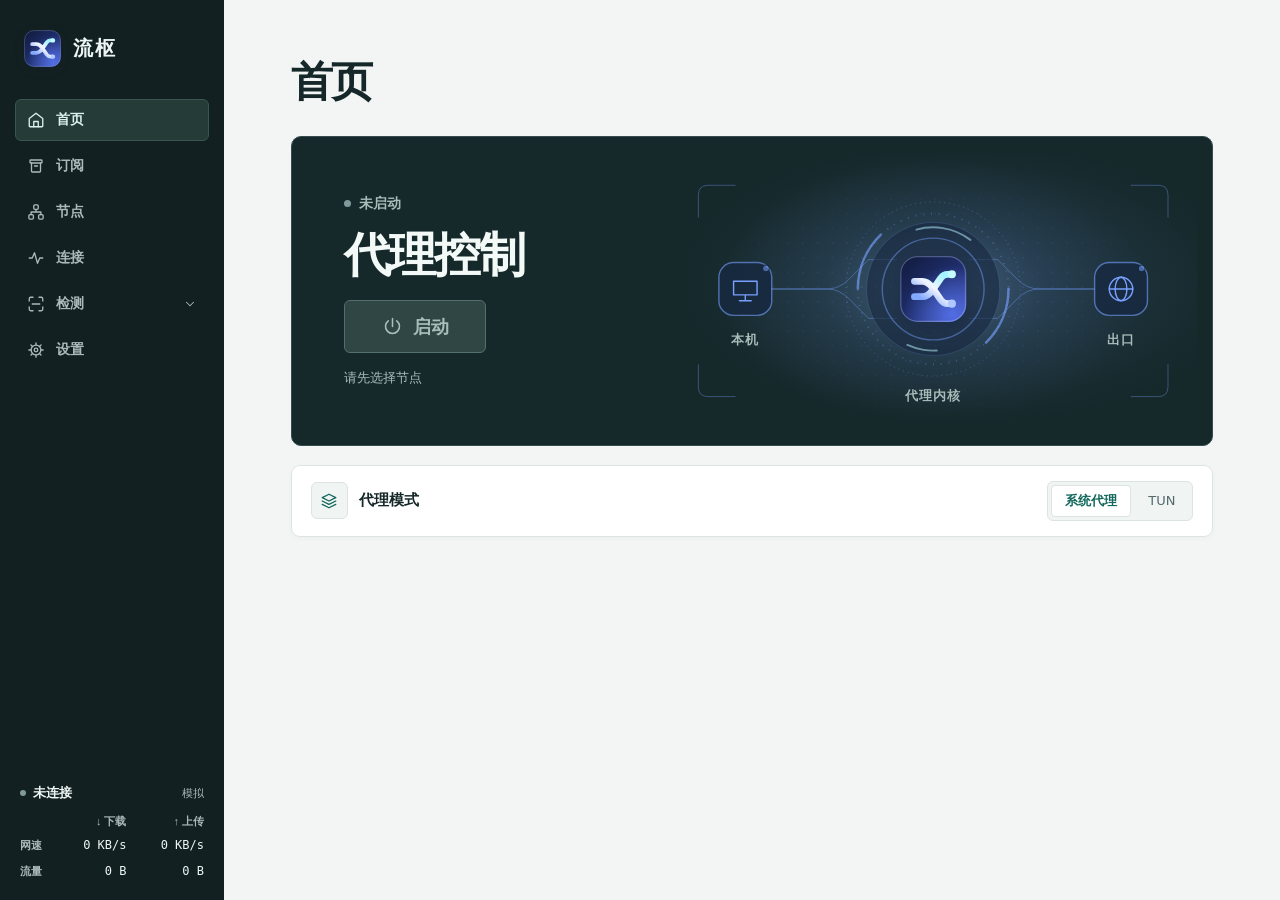
<file: index.html>
<!doctype html>
<html lang="zh-CN" data-theme="light">
<head>
  <meta charset="utf-8">
  <meta name="viewport" content="width=device-width, initial-scale=1">
  <meta http-equiv="Content-Security-Policy" content="default-src 'none'; script-src 'self'; style-src 'self'; img-src 'self' data:; connect-src 'none'; form-action 'none'; base-uri 'none'">
  <link rel="icon" href="brand.svg" type="image/svg+xml">
  <meta name="color-scheme" content="light dark">
  <title>流枢 FlowPivot · 交互演示</title>
  <link rel="stylesheet" href="app.css?v=07">
  <script src="visuals.js" defer></script>
  <script src="app.js?v=07" defer></script>
</head>
<body>
  <div id="icons" hidden aria-hidden="true"></div>
  <div class="shell">
    <aside class="side">
      <a href="#home" class="brand" aria-label="流枢 首页">
        <span class="mark"><img src="brand.svg" width="39" height="39" alt=""></span>
        <span><strong>流枢</strong></span>
      </a>
      <nav id="nav" aria-label="工作台"></nav>
      <section class="side-bottom traffic" id="traffic" data-status="offline" aria-label="连接状态与流量">
        <div class="traffic-head">
          <div class="traffic-state" role="status"><i class="dot" aria-hidden="true"></i><strong id="traffic-state">未连接</strong></div>
          <span class="traffic-demo">模拟</span>
        </div>
        <table class="traffic-table" aria-label="实时网速与本次打开累计流量">
          <thead><tr><td></td><th scope="col">↓ 下载</th><th scope="col">↑ 上传</th></tr></thead>
          <tbody>
            <tr><th scope="row">网速</th><td id="traffic-download">0 KB/s</td><td id="traffic-upload">0 KB/s</td></tr>
            <tr><th scope="row">流量</th><td id="traffic-down-total">0 B</td><td id="traffic-up-total">0 B</td></tr>
          </tbody>
        </table>
      </section>
    </aside>
    <div class="work">
      <main id="page" aria-label="页面内容"></main>
    </div>
  </div>
  <dialog id="import-dialog" aria-labelledby="dialog-title"><div id="import-content"></div></dialog>
  <dialog id="remove-dialog" aria-labelledby="remove-title">
    <div class="dialog-body"><h2 id="remove-title">移除订阅？</h2><p id="remove-detail"></p>
      <form method="dialog" class="dialog-foot"><button class="button" value="cancel" autofocus>取消</button><button class="button danger" value="remove">移除</button></form>
    </div>
  </dialog>
  <div id="source-menu" role="menu" aria-label="订阅操作" hidden></div>
  <dialog id="edit-dialog" aria-labelledby="edit-title">
    <div class="dialog-body"><h2 id="edit-title">编辑订阅</h2>
      <form id="edit-source" class="edit-form">
        <label for="edit-name">订阅名称</label><input id="edit-name" class="field" required maxlength="64" autofocus>
        <div class="dialog-foot"><button class="button" type="button" data-act="cancel-edit">取消</button><button class="button primary" type="submit">保存</button></div>
      </form>
    </div>
  </dialog>
  <dialog id="core-dialog" aria-labelledby="core-title">
    <div class="dialog-body"><h2 id="core-title">更换内核版本</h2><p id="core-description"></p>
      <form id="core-form" class="edit-form">
        <label for="core-version">选择版本</label><select class="field" id="core-version"></select>
        <div class="dialog-foot"><button class="button" type="button" data-act="cancel-core">取消</button><button class="button primary" type="submit">更换</button></div>
      </form>
    </div>
  </dialog>
  <div class="toast" id="toast" role="status" aria-live="polite"></div>
</body>
</html>
</file>
<file: app.css>
:root {
  color-scheme:light;
  --bg:#f3f5f5; --side:#132021; --side-alt:#1a292b; --side-line:#2d3c3e; --side-text:#edf6f4; --side-muted:#aababb; --side-active:#d9f2eb; --side-accent:#6cd6b9;
  --surface:#fff; --soft:#f0f4f3; --line:#dce4e2; --text:#152728; --muted:#53696a;
  --accent:#13685b; --accent-soft:#e5f3ee; --accent-line:#c5ded5; --green:#176a53; --green-soft:#e1f3e9; --warning:#845119; --warning-soft:#fbefda; --danger:#9e3349; --danger-soft:#fff0f2;
  --primary:#174e47; --primary-hover:#103e38; --hero:#15282a; --hero-line:#344c4e; --hero-text:#f3f9f7; --hero-muted:#a9bcba; --hero-accent:#88e1c6;
  --shadow:0 2px 5px #13252206; --ease:cubic-bezier(.22,1,.36,1); --mono:"Cascadia Mono",Consolas,monospace;
}
:root[data-theme=dark] {
  color-scheme:dark;
  --bg:#111a1c; --side:#10191b; --side-alt:#1b292b; --side-line:#2a3a3b; --side-text:#eef7f5; --side-muted:#aababb;
  --surface:#192427; --soft:#202e31; --line:#304246; --text:#edf6f4; --muted:#aabebd;
  --accent:#93dcc7; --accent-soft:#223a36; --accent-line:#3d5a55; --green:#86dcbf; --green-soft:#203f35; --warning:#f0c989; --warning-soft:#433422; --danger:#ffadbe; --danger-soft:#482733;
  --primary:#83cdb8; --primary-hover:#9be0cc; --hero:#192b2d; --hero-line:#3b5153; --shadow:none;
}
* { box-sizing:border-box }
body { margin:0; background:var(--bg); color:var(--text); font:14px/1.55 -apple-system,BlinkMacSystemFont,"Segoe UI","PingFang SC","Microsoft YaHei UI",system-ui,sans-serif }
button,input { font:inherit }
button { cursor:pointer }
button:disabled { cursor:default }
a { color:inherit; text-decoration:none }
button:focus-visible,a:focus-visible,input:focus-visible { outline:2px solid var(--accent); outline-offset:3px }
[hidden] { display:none!important }
h1,h2,p,dd,dl,figure { margin:0 }
svg { display:block }
.icon { width:18px; height:18px; flex:none }
.sr-only { position:absolute; width:1px; height:1px; overflow:hidden; clip-path:inset(50%); white-space:nowrap }
.shell { min-height:100vh; display:grid; grid-template-columns:224px minmax(0,1fr) }
.side { height:100dvh; position:sticky; top:0; z-index:2; display:flex; flex-direction:column; padding:29px 15px 16px; background:var(--side); color:var(--side-muted) }
.side :is(a,button):focus-visible { outline-color:var(--side-accent); outline-offset:2px }
.brand { display:flex; align-items:center; gap:11px; width:max-content; margin:0 0 31px 8px; color:var(--side-text) }
.brand strong { display:block; font-size:20px; font-weight:720; letter-spacing:.08em }
.mark { display:grid; place-items:center; width:37px; height:37px; border:1px solid #527a72; border-radius:8px; color:var(--side-accent); background:#213735 }
.mark svg { width:23px; height:23px }
#nav { display:grid; gap:4px; min-height:0; overflow:auto; scrollbar-width:thin }
.nav-link { display:flex; align-items:center; gap:11px; min-height:42px; width:100%; padding:8px 11px; border:1px solid transparent; border-radius:6px; color:var(--side-muted); background:none; font-weight:600; text-align:left; transition:background .2s,color .2s,border-color .2s }
.nav-link:hover { color:var(--side-text); background:var(--side-alt) }
.nav-link[aria-current=page] { color:var(--side-active); border-color:#3a554e; background:#243b37 }
.nav-group-active .nav-parent { color:var(--side-active) }
.nav-chevron { margin-left:auto; width:14px; height:14px; transition:transform .28s var(--ease) }
.nav-group-open .nav-chevron { transform:rotate(180deg) }
.subnav { display:grid; grid-template-rows:0fr; visibility:hidden; opacity:0; transition:grid-template-rows .28s var(--ease),opacity .22s,visibility 0s .28s }
.nav-group-open .subnav { grid-template-rows:1fr; visibility:visible; opacity:1; transition-delay:0s }
.subnav-inner { min-height:0; overflow:hidden; display:grid; gap:3px; padding-inline:0; margin-left:11px }
.sub-link { min-height:35px; font-size:13px; padding-block:5px }
.side-bottom { margin-top:auto }
.traffic { padding:12px 5px 0; color:var(--side-text) }
.traffic-head { display:flex; align-items:center; justify-content:space-between; gap:7px; min-height:23px }
.traffic-state { display:flex; align-items:center; gap:7px; white-space:nowrap; font-size:13px }
.dot { display:inline-block; width:7px; height:7px; flex:none; border-radius:50%; background:#80999a }
.traffic-state .dot { width:6px; height:6px; transition:background .24s }
.traffic[data-status=starting] .dot { background:#f1b95a; animation:pulse 1s ease infinite }
.traffic[data-status=online] .dot { background:var(--side-accent) }
.traffic-demo { color:var(--side-muted); font-size:11px }
.traffic-table { width:100%; table-layout:fixed; border-collapse:collapse; margin-top:5px; font:12px/1.45 var(--mono); font-variant-numeric:tabular-nums }
.traffic-table :is(th,td) { padding:4px 0; text-align:right; white-space:nowrap }
.traffic-table th { color:var(--side-muted); font:11px/1.4 "Segoe UI","Microsoft YaHei UI",sans-serif; font-weight:600 }
.traffic-table :is(th,td):first-child { width:29px; text-align:left }
.work { min-width:0 }
main { max-width:1320px; margin-inline:auto; padding:clamp(24px,4.5vw,66px) clamp(24px,5.2vw,75px) 40px }
.page-view { display:grid; gap:19px; min-width:0 }
.enter { animation:arrive .34s var(--ease) both }
.enter:nth-child(2) { animation-delay:.025s }
.enter:nth-child(3) { animation-delay:.05s }
@keyframes arrive { from{opacity:0;transform:translateY(7px)} to{opacity:1;transform:translateY(0)} }
@keyframes pulse { 50%{opacity:.4} }
.page-head { display:flex; justify-content:space-between; align-items:center; min-height:51px; gap:12px; padding-bottom:12px }
.page-head h1 { font-size:clamp(26px,3.25vw,44px); font-weight:730; letter-spacing:-.045em; line-height:1.13; outline:none; min-width:0 }
.card { min-width:0; border:1px solid var(--line); border-radius:9px; background:var(--surface); box-shadow:var(--shadow) }
.button { display:inline-flex; flex:none; align-items:center; justify-content:center; gap:7px; min-height:39px; padding:6px 13px; border:1px solid var(--line); border-radius:6px; background:var(--surface); color:var(--text); font-weight:650; white-space:nowrap; transition:background .2s,border-color .2s,color .2s,transform .22s var(--ease) }
.button .icon { width:16px; height:16px }
.button:hover:not(:disabled) { background:var(--soft); transform:translateY(-1px) }
.button:active:not(:disabled) { transform:translateY(1px) }
.button:disabled { opacity:.55 }
.button.primary { background:var(--primary); border-color:var(--primary); color:#fff }
:root[data-theme=dark] .button.primary { color:#112820 }
.button.primary:hover:not(:disabled) { background:var(--primary-hover) }
.button.active { background:var(--accent-soft); color:var(--accent); border-color:var(--accent-line) }
.button.danger { background:var(--danger-soft); color:var(--danger); border-color:var(--danger) }
.button.icon-only { width:37px; min-height:37px; padding:0; color:var(--muted) }
.badge { display:inline-flex; align-items:center; border-radius:4px; padding:3px 8px; background:var(--accent-soft); color:var(--accent); font-size:12px; font-weight:650; white-space:nowrap }
.badge.green { background:var(--green-soft); color:var(--green) }
.badge.warning { background:var(--warning-soft); color:var(--warning) }
.badge.muted { background:var(--soft); color:var(--muted) }
.square,.location-icon { display:grid; place-items:center; flex:none; width:37px; height:37px; border:1px solid var(--line); border-radius:6px; background:var(--soft); color:var(--accent); font-size:12px; font-weight:750 }
.location-icon { font-family:var(--mono) }

.hero { display:grid; grid-template-columns:minmax(160px,.82fr) minmax(0,1.18fr); align-items:center; min-height:310px; overflow:hidden; border:1px solid var(--hero-line); border-radius:10px; color:var(--hero-text); background:var(--hero) }
.hero-content { display:grid; justify-items:start; gap:15px; padding:34px clamp(24px,4.1vw,59px) }
.hero h2 { font-size:clamp(30px,3.7vw,49px); line-height:1.06; letter-spacing:-.04em; font-weight:730 }
.home-status { display:flex; align-items:center; gap:8px; color:var(--hero-muted); font-size:14px; font-weight:650 }
.hero[data-status=starting] .dot { background:#f1b95a; animation:pulse 1s ease infinite }
.hero[data-status=online] .dot { background:var(--hero-accent) }
.hero[data-status=online] .home-status { color:var(--hero-accent) }
.power { display:flex; justify-content:center; align-items:center; gap:10px; margin-top:5px; min-width:142px; min-height:53px; padding:8px 18px; border:1px solid #b8e6d9; border-radius:6px; background:#c6eddf; color:#142f2b; font-size:18px; font-weight:720; transition:transform .22s var(--ease),background .2s }
.power .icon { width:21px; height:21px }
.power:hover:not(:disabled) { background:#e0f8ef; transform:translateY(-2px) }
.power:active:not(:disabled) { transform:translateY(1px) }
.power:focus-visible { outline:2px solid var(--hero-accent) }
.power:disabled { background:#304645; color:#a6bfba; border-color:#54706b }
.hero[data-status=online] .power { background:#213a37; color:#dbf1ea; border-color:#689088 }
.home-node { color:var(--hero-muted); font-size:13px; min-height:20px }
.brand .mark { width:39px; height:39px; padding:0; border:0; background:none }
.brand .mark img { display:block; width:100%; height:100%; filter:drop-shadow(0 3px 5px #101a3b30) }
.route-diagram {
  --orbit-main:#77a0ff; --orbit-ice:#b4edff; --orbit-panel:#172840; --orbit-top:#19273c; --orbit-bottom:#132e37;
  position:relative; isolation:isolate; width:auto; max-width:635px; justify-self:stretch; min-width:0; margin:12px 15px 12px 0;
  overflow:hidden;
  background:radial-gradient(ellipse at 56% 47%,color-mix(in srgb,var(--orbit-main) 17%,transparent),transparent 68%);
}
.route-diagram > svg { display:block; width:100%; height:auto; color:var(--orbit-main) }
.route-diagram text { fill:var(--hero-muted); font-size:13px; font-weight:650; text-anchor:middle; letter-spacing:.085em }
.orbit-grid { opacity:.32 }
.orbit-reticle,.orbit-rail,.orbit-dial,.orbit-ticks,.orbit-edge { stroke:var(--orbit-main); stroke-width:1 }
.orbit-reticle { opacity:.38 }
.orbit-rail { opacity:.42 }
.orbit-disc { fill:var(--orbit-panel); fill-opacity:.62; stroke:var(--orbit-main); stroke-opacity:.17 }
.orbit-dial { opacity:.38; stroke-dasharray:1 4 }
.orbit-ticks { opacity:.32; stroke-dasharray:1 7; stroke-width:2 }
.orbit-edge { opacity:.46; stroke-width:1.5 }
.orbit-center > :is(.orbit-arc,.orbit-wave,.orbit-brand) { transform-box:fill-box; transform-origin:center }
.orbit-arc { opacity:.63; stroke:var(--orbit-main); stroke-width:2.6; stroke-linecap:round; stroke-dasharray:61 181 }
.orbit-arc.reverse { opacity:.52; stroke:var(--orbit-ice); stroke-width:2; stroke-dasharray:31 153; transform:rotate(-81deg) }
.orbit-brand { filter:drop-shadow(0 4px 8px #0a123a49) }
.orbit-aura { opacity:.40; transition:opacity .35s }
.orbit-wave,.orbit-flow { opacity:0; stroke:var(--orbit-main); pointer-events:none }
.orbit-flow { stroke:url(#route-beam); stroke-width:3.1; stroke-linecap:round; stroke-dasharray:24 76; stroke-dashoffset:24 }
.orbit-node { stroke:var(--orbit-main); stroke-width:1.45; stroke-linecap:round; stroke-linejoin:round }
.orbit-node rect { fill:var(--orbit-panel); fill-opacity:.8; stroke-opacity:.60 }
.orbit-node circle[r="3.5"] { fill:var(--orbit-main); stroke:var(--orbit-panel); opacity:.53 }
.hero:is([data-status=starting],[data-status=online]) .orbit-aura { opacity:.96 }
.hero:is([data-status=starting],[data-status=online]) .orbit-arc { opacity:1; animation:orbit-spin 8s linear infinite }
.hero:is([data-status=starting],[data-status=online]) .orbit-arc.reverse { animation:orbit-spin 6s linear infinite reverse }
.hero:is([data-status=starting],[data-status=online]) .orbit-flow { opacity:.96; animation:orbit-packet 1.75s linear infinite }
.hero:is([data-status=starting],[data-status=online]) .orbit-flow.outbound { animation-delay:-.82s }
.hero[data-status=starting] .orbit-arc { animation-duration:1.6s }
.hero[data-status=starting] .orbit-arc.reverse { animation-duration:2.15s }
.hero[data-status=starting] .orbit-flow { animation-duration:.93s }
.hero[data-status=starting] .orbit-wave { animation:orbit-wave 1.25s var(--ease) infinite }
.hero[data-status=online] .orbit-wave { animation:orbit-wave .72s var(--ease) 1 }
.hero[data-status=online] .orbit-node circle[r="3.5"] { fill:var(--orbit-ice); opacity:1 }
.hero[data-status=online] .orbit-brand { animation:orbit-lock .52s var(--ease) 1 }
.power { isolation:isolate; position:relative; overflow:hidden }
.power::after { content:""; position:absolute; inset:0; pointer-events:none; background:linear-gradient(110deg,transparent 15%,#fff7 50%,transparent 85%); transform:translateX(-110%) }
.hero[data-status=starting] .power::after { animation:orbit-button 1.04s var(--ease) infinite }
@keyframes orbit-spin { to { transform:rotate(1turn) } }
@keyframes orbit-packet { to { stroke-dashoffset:-76 } }
@keyframes orbit-wave { from { opacity:.86; transform:scale(.64) } to { opacity:0; transform:scale(1.52) } }
@keyframes orbit-lock { from { transform:scale(.90); opacity:.64 } 54% { transform:scale(1.09) } to { transform:scale(1); opacity:1 } }
@keyframes orbit-button { 85%,100% { transform:translateX(110%) } }
.mode-card { display:grid; grid-template-columns:minmax(108px,1fr) auto; align-items:center; gap:7px 13px; padding:15px 19px }
.mode-label { display:flex; align-items:center; gap:11px }
.mode-label h2 { font-size:15px }
.mode-hint { grid-column:2; text-align:right; color:var(--muted); font-size:12px }
.seg { display:flex; gap:3px; width:max-content; padding:3px; border:1px solid var(--line); border-radius:6px; background:var(--soft) }
.seg button { min-height:32px; padding:4px 13px; border:1px solid transparent; border-radius:4px; background:transparent; color:var(--muted); font-size:13px; white-space:nowrap; transition:background .2s,color .2s }
.seg button[aria-pressed=true] { background:var(--surface); border-color:var(--line); color:var(--accent); font-weight:750 }
.seg button:disabled { opacity:.72 }

.source-grid { display:grid; grid-template-columns:repeat(2,minmax(0,1fr)); gap:14px }
.source-card { display:grid; gap:11px; padding:17px; transition:border-color .24s }
.source-active { border-color:var(--accent); }
.source-head { display:flex; align-items:center; gap:10px; min-width:0; flex-wrap:wrap }
.source-head h2 { flex:1; min-width:80px; font-size:16px; overflow-wrap:anywhere }
.source-meta { color:var(--muted); font-size:13px }
.source-actions { display:flex; align-items:center; justify-content:space-between; gap:8px; padding-top:11px; border-top:1px solid var(--line) }
.source-tools { display:flex; gap:7px }
.row { display:flex; align-items:center; gap:12px; padding:14px 19px; border-bottom:1px solid var(--line); min-width:0 }
.row:last-child { border-bottom:0 }
.row-main { flex:1; min-width:0 }
.row-main strong,.row-main small { display:block; overflow-wrap:anywhere }
.row-main small { margin-top:2px; color:var(--muted); font-size:13px }
.row-selected .row-main strong { color:var(--accent) }
.empty { display:grid; place-items:center; gap:10px; padding:36px 14px; text-align:center; color:var(--muted) }
.connection-metrics { display:grid; grid-template-columns:repeat(3,minmax(0,1fr)); gap:12px }
.metric { padding:13px 16px }
.metric dt { color:var(--muted); font-size:13px; font-weight:650 }
.metric dd { font:750 29px/1.28 var(--mono); letter-spacing:-.045em }
.connection-list { overflow:auto }
.connection-list table,.check-table { width:100%; border-collapse:collapse; text-align:left }
.connection-list :is(th,td),.check-table :is(th,td) { padding:13px 18px; border-bottom:1px solid var(--line); overflow-wrap:anywhere }
.connection-list th,.check-table thead th { background:var(--soft); color:var(--muted); font-size:13px; font-weight:650 }
.connection-list tbody td:first-child { font-family:var(--mono) }
.connection-list tr:last-child td,.check-table tbody tr:last-child>* { border-bottom:0 }
.switch { display:inline-flex; align-items:center; flex:none; width:43px; height:25px; padding:3px; border:0; border-radius:40px; background:#839295; transition:background .23s }
.switch::before { content:""; width:19px; height:19px; border-radius:50%; background:white; transition:transform .27s var(--ease) }
.switch[aria-checked=true] { background:var(--green) }
.switch[aria-checked=true]::before { transform:translateX(18px) }

.check-panel { overflow:hidden }
.check-toolbar { display:flex; align-items:center; justify-content:space-between; padding:15px 18px; gap:12px; border-bottom:1px solid var(--line) }
.check-line { display:flex; align-items:center; gap:8px; min-width:0; color:var(--muted); overflow-wrap:anywhere }
.check-line .dot { background:var(--accent) }
.check-table tbody th { font-weight:650 }
.check-table small { display:block; color:var(--muted); font:12px/1.55 var(--mono) }
.check-table td:last-child { color:var(--muted); font:13px/1.5 var(--mono); white-space:nowrap }
.check-note { padding:12px 18px; border-top:1px solid var(--line); color:var(--muted); font-size:13px }
.check-toolbar .button:disabled .icon:has(use[href="#icon-refresh"]),.spin { animation:spin .7s linear infinite }
@keyframes spin { to{transform:rotate(360deg)} }
.ip-empty { min-height:162px; align-content:center }
.ip-address { display:grid; gap:3px; padding:19px 18px; background:var(--soft); border-bottom:1px solid var(--line) }
.ip-address span,.ip-metrics dt { color:var(--muted); font-size:13px }
.ip-address strong { color:var(--accent); font:700 clamp(26px,4vw,43px)/1.2 var(--mono); letter-spacing:-.04em }
.ip-metrics { display:grid; grid-template-columns:repeat(3,minmax(0,1fr)); padding:0 18px }
.ip-metrics>div { padding:12px 12px 12px 0; border-bottom:1px solid var(--line); min-width:0 }
.ip-metrics>div:nth-child(n+4) { border-bottom:0 }
.ip-metrics dd { margin:3px 0 0; font-weight:650; overflow-wrap:anywhere }

dialog { width:min(500px,calc(100% - 28px)); max-height:calc(100% - 28px); margin:auto; padding:0; border:1px solid var(--line); border-radius:10px; background:var(--surface); color:var(--text); box-shadow:0 15px 60px #0a1b1e4a }
dialog[open] { animation:dialog-in .27s var(--ease) both }
dialog.closing { animation:dialog-out .15s ease both }
dialog::backdrop { background:#1023248a; animation:fade-in .2s ease both }
@keyframes fade-in { from{opacity:0} to{opacity:1} }
@keyframes dialog-in { from{opacity:0;transform:translateY(9px) scale(.99)} to{opacity:1;transform:translateY(0) scale(1)} }
@keyframes dialog-out { to{opacity:0;transform:translateY(6px) scale(.99)} }
#import-content,.dialog-body { padding:20px }
#remove-dialog { width:min(410px,calc(100% - 28px)) }
.dialog-head,.dialog-foot { display:flex; align-items:center; justify-content:space-between; gap:10px }
.dialog-head h2,.dialog-body h2 { font-size:20px }
.dialog-body p { color:var(--muted); margin-top:9px; overflow-wrap:anywhere }
.dialog-foot { justify-content:flex-end; margin-top:9px }
.import-form { display:grid; gap:10px; margin-top:15px }
.import-form label:not(.drop) { font-size:13px; font-weight:700 }
.field { width:100%; min-height:40px; padding:8px 11px; border:1px solid var(--line); border-radius:6px; background:var(--surface); color:var(--text) }
.field::placeholder { color:var(--muted) }
.drop { display:flex; align-items:center; justify-content:center; gap:8px; min-height:69px; padding:10px; border:1px dashed var(--accent); border-radius:7px; background:var(--soft); color:var(--accent); cursor:pointer; transition:background .2s }
.drop.on,.drop:hover { background:var(--accent-soft) }
.drop:focus-within { outline:2px solid var(--accent); outline-offset:2px }
.drop input { position:absolute; width:1px; height:1px; opacity:0 }
.examples { display:flex; flex-wrap:wrap; gap:6px }
.examples .button { min-height:31px; font-size:12px }
.safety-note { color:var(--muted); font-size:13px }
#import-result:empty { display:none }
.result { padding:10px 12px; border:1px solid var(--line); border-radius:6px; background:var(--soft); animation:arrive .28s var(--ease) both }
.result p { margin-top:4px; color:var(--muted); font-size:13px }
.result.error { border-color:var(--danger); color:var(--danger) }
.toast { position:fixed; z-index:5; right:22px; bottom:18px; display:flex; align-items:center; gap:8px; max-width:calc(100% - 44px); padding:9px 13px; border:1px solid var(--line); border-radius:7px; background:var(--surface); color:var(--text); box-shadow:0 5px 18px #1b272524; pointer-events:none; opacity:0; transform:translateY(8px); transition:transform .25s var(--ease),opacity .2s }
.toast.show { opacity:1; transform:translateY(0) }
.toast .icon { color:var(--accent) }

@media(max-width:1050px) {
  .shell { grid-template-columns:192px minmax(0,1fr) }
  .side { padding-inline:11px }
  main { padding-inline:clamp(22px,4vw,46px) }
  .hero { min-height:265px }
  .hero-content { padding-inline:25px }
}
@media(max-height:490px) and (min-width:761px) {
  .side { padding-top:13px }
  .brand { margin-bottom:11px }
}
@media(max-width:760px) {
  .shell { display:block }
  .side { height:auto; padding:9px 10px 7px; flex-direction:row; align-items:flex-start; gap:8px }
  .brand { margin:5px 0 0; flex:none }
  .brand>span:nth-child(2) { display:none }
  .mark { width:34px; height:34px }
  .mark svg { width:21px; height:21px }
  #nav { overflow:visible; min-width:0; width:100%; grid-template-columns:repeat(6,minmax(0,1fr)); gap:3px; align-items:start; position:relative; padding-bottom:0; transition:padding-bottom .28s var(--ease) }
  #nav:has(.nav-group-open) { padding-bottom:42px }
  .nav-link { justify-content:center; padding:4px 0; text-align:center; min-height:44px; gap:2px; flex-direction:column; font-size:11px; white-space:nowrap }
  .nav-link .icon { width:16px; height:16px }
  .nav-parent .nav-chevron { display:none }
  .subnav { position:absolute; top:48px; left:0; right:0; z-index:1 }
  .subnav-inner { grid-template-columns:repeat(2,minmax(0,1fr)); padding-inline:0; margin-left:0; padding-top:4px }
  .sub-link { min-height:33px; font-size:12px }
  main { padding:21px clamp(13px,4vw,30px) 112px }
  .page-view { gap:14px }
  .page-head { min-height:43px; padding-bottom:10px }
  .hero { min-height:235px }
  .hero-content { padding-inline:21px }
  .traffic { position:fixed; z-index:3; left:10px; bottom:10px; width:min(385px,calc(100% - 20px)); display:grid; grid-template-columns:auto minmax(0,1fr); gap:12px; padding:7px 11px; background:var(--side); border:1px solid var(--side-line); border-radius:8px; box-shadow:0 4px 16px #13252228 }
  .traffic-head { flex-direction:column; justify-content:center; align-items:flex-start; gap:3px; padding-right:10px; border-right:1px solid var(--side-line) }
  .traffic-table { margin-top:0 }
  .toast { bottom:100px }
}
@media(max-width:510px) {
  .source-grid { grid-template-columns:1fr }
  .hero { grid-template-columns:1fr; min-height:0 }
  .hero-content { padding:20px 16px; gap:11px }
  .hero h2 { font-size:29px }
  .power { margin-top:2px; min-height:43px; min-width:110px; font-size:15px }
  .power .icon { width:18px; height:18px }
  .route-diagram { margin:0 10px 10px; border-radius:12px }
  .route-diagram > svg { height:clamp(120px,52vw,204px) }
  .mode-card,.source-card,.row { padding-inline:12px }
  .mode-label { gap:7px }
  .mode-label .square { width:32px; height:32px }
  .seg button { padding-inline:8px }
  .connection-metrics { gap:7px }
  .metric { padding:9px 10px }
  .metric dd { font-size:23px }
  .check-toolbar,.check-note { padding-inline:11px }
  .check-toolbar .button { padding-inline:8px }
  .check-line { font-size:13px }
  .check-table :is(th,td),.connection-list :is(th,td) { padding:10px 8px; font-size:12px }
  .check-table td:last-child { font-size:11px }
  .ip-metrics { grid-template-columns:repeat(2,minmax(0,1fr)); padding-inline:11px }
  .ip-metrics>div:nth-child(4) { border-bottom:1px solid var(--line) }
  .ip-address { padding-inline:11px }
}
@media(prefers-reduced-motion:reduce) {
  *,*::before,*::after { animation-duration:.01ms!important; animation-iteration-count:1!important; transition-duration:.01ms!important; scroll-behavior:auto!important }
}

/* Whole-surface selection without nesting management controls inside buttons. */
.source-card { position:relative; overflow-wrap:anywhere }
.source-card:hover { border-color:var(--accent-line); background:color-mix(in srgb,var(--surface) 88%,var(--soft)) }
.source-card.source-active { border-color:var(--accent) }
.source-card:focus-within { border-color:var(--accent) }
.source-card .source-head { flex-wrap:nowrap }
.source-card .source-head h2 { min-width:0 }
.source-select { padding:0; border:0; background:none; color:inherit; font:inherit; text-align:left; overflow-wrap:anywhere }
.source-select::after { content:""; position:absolute; z-index:1; inset:0; border-radius:8px }
.source-select:focus-visible { outline:none }
.source-select:focus-visible::after { outline:2px solid var(--accent); outline-offset:2px }
.source-menu-trigger { position:relative; z-index:2 }
.source-overview,.source-state { display:flex; align-items:center; gap:7px; justify-content:space-between }
.source-state { justify-content:flex-start; padding-top:9px; min-height:27px; border-top:1px solid var(--line); color:var(--muted); font-size:12px }
.source-active .source-state { color:var(--accent); font-weight:720 }
.source-state .icon { width:14px; height:14px }
.node-select { width:100%; border-top:0; border-inline:0; background:none; color:var(--text); text-align:left; transition:background .2s }
.node-select:focus-visible { outline-offset:-4px }
.node-select:hover,.node-select.row-selected { background:var(--accent-soft) }
.node-select:first-child { border-radius:8px 8px 0 0 }
.node-select:last-child { border-radius:0 0 8px 8px }
.node-select:only-child { border-radius:8px }
.node-radio { display:grid; place-items:center; width:21px; height:21px; flex:none; border:1px solid var(--accent-line); border-radius:50%; color:var(--accent) }
.node-radio .icon { width:13px; height:13px; stroke-width:2.1 }
.node-select[aria-pressed=true] .node-radio { border-color:var(--accent) }
#source-menu { position:fixed; z-index:7; min-width:164px; max-width:calc(100vw - 16px); padding:4px; border:1px solid var(--line); border-radius:8px; background:var(--surface); box-shadow:0 8px 25px #0b1c2840; animation:fade-in .15s ease both }
#source-menu .menu-item { display:flex; justify-content:flex-start; width:100%; min-height:36px; padding-inline:9px; border:1px solid transparent; border-radius:4px; background:none; box-shadow:none }
#source-menu .menu-item:hover,#source-menu .menu-item:focus-visible { background:var(--soft); transform:none; outline:0; border-color:var(--line) }
#source-menu .menu-item[aria-disabled=true] { color:var(--muted); opacity:.6; cursor:default }
#source-menu .menu-item[data-act=remove] { color:var(--danger); margin-top:2px; border-top-color:var(--line) }
.edit-form { display:grid; gap:8px; margin-top:15px }
.edit-form label { font-weight:650 }
.edit-form select { font:inherit }
.core-head { display:flex; align-items:center; justify-content:space-between; gap:8px; padding:14px 19px; border-bottom:1px solid var(--line) }
.core-head h2 { font-size:16px }
.core-actions { display:flex; flex:none; gap:7px }
.core-note { padding:11px 19px; color:var(--muted); font-size:12px }
@media(max-width:510px) {
  .core-head,.core-note { padding-inline:12px }
  .core-actions { gap:4px }
  .core-actions .button { padding-inline:6px; min-height:35px; font-size:12px }
  .core-row { gap:6px }
  .core-row .square { width:29px; height:29px }
}

/* Node latency and custom reachability sites */
.node-toolbar,.site-form { display:flex; align-items:center; gap:10px; padding:12px 18px; border-bottom:1px solid var(--line) }
.node-toolbar { justify-content:space-between; flex-wrap:wrap }
.node-controls { display:flex; flex-wrap:wrap; gap:8px; min-width:0 }
.node-sort,.site-form input { min-height:39px; min-width:0; border:1px solid var(--line); border-radius:6px; background:var(--surface); color:var(--text); font:inherit; padding:6px 10px }
.node-sort:focus-visible { outline:2px solid var(--accent); outline-offset:3px }
[data-act=test-latency] { min-width:105px }
#node-list .node-select:first-child { border-top-left-radius:0; border-top-right-radius:0 }
.node-latency { flex:none; min-width:64px; color:var(--muted); font:13px/1.4 var(--mono); text-align:right; white-space:nowrap; transition:color .2s }
.node-latency[data-state=measured] { color:var(--accent) }
.node-latency[data-state=timeout] { color:var(--danger) }
.site-form input { flex:1 }
.check-site { display:flex; align-items:center; justify-content:space-between; gap:5px }
.check-site>div { min-width:0 }
.check-table .site-remove { width:29px; min-height:29px; background:transparent; border-color:transparent }
.site-remove:hover:not(:disabled) { color:var(--danger) }
@media(max-width:510px) {
  .node-toolbar,.site-form { padding-inline:11px }
  .node-latency { min-width:53px; font-size:12px }
  .node-select { gap:8px }
  .check-table .site-remove { width:25px; min-height:28px }
  .check-site .site-remove .icon { width:14px; height:14px }
}

@media(prefers-reduced-motion:reduce) {
  .hero .route-diagram :is(.orbit-arc,.orbit-flow,.orbit-wave,.orbit-brand),.hero .power::after { animation:none!important }
  .hero:is([data-status=starting],[data-status=online]) .orbit-flow { stroke-dasharray:none; opacity:.85 }
}
</file>
